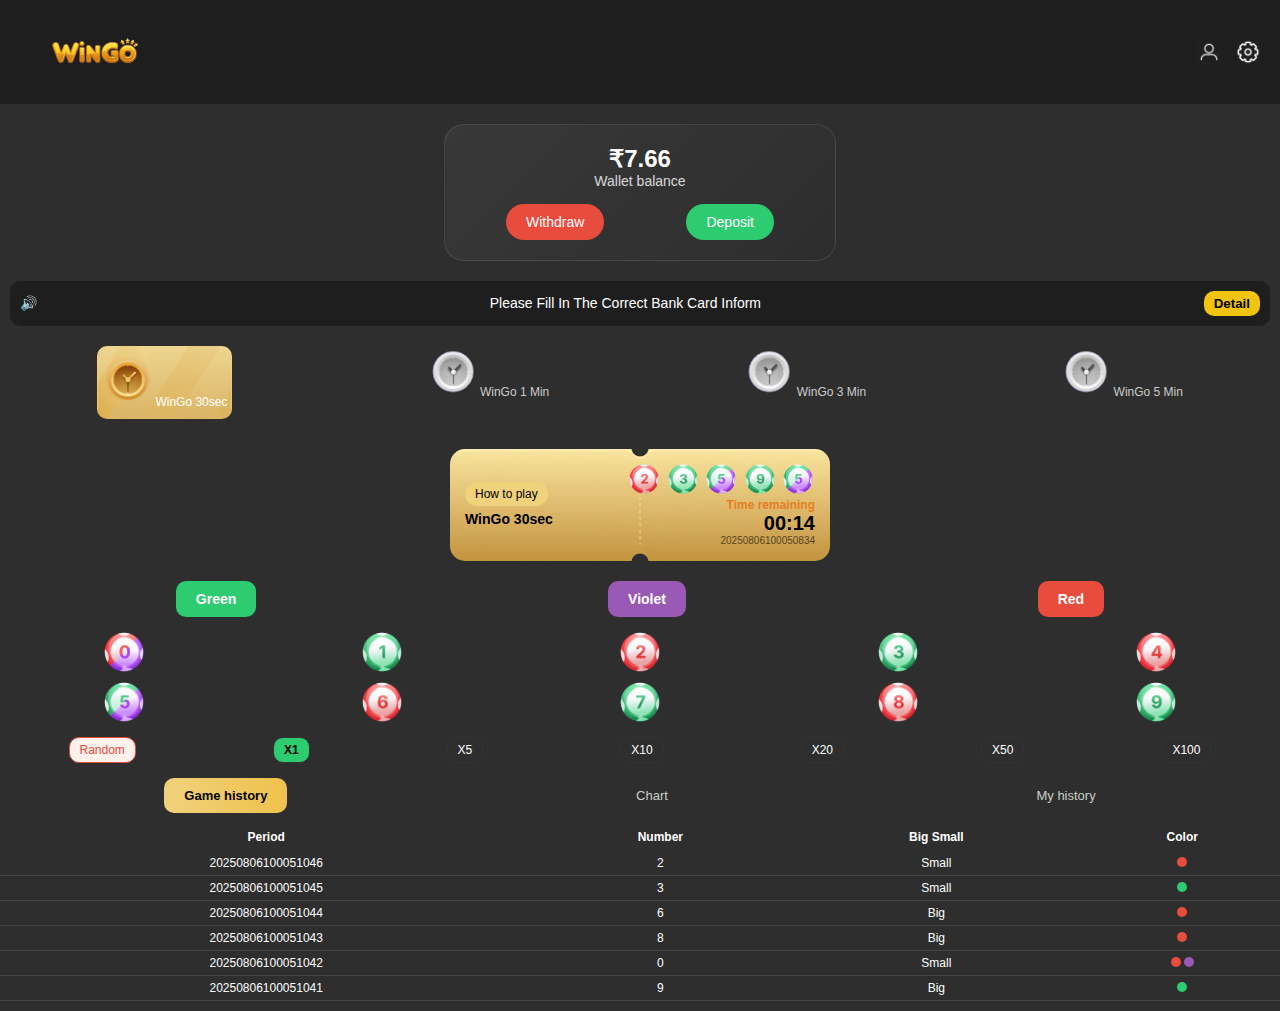
<file: index.html>
<!DOCTYPE html>
<html lang="en">
<head>
  <meta charset="UTF-8" />
  <meta name="viewport" content="width=device-width, initial-scale=1.0"/>
  <title>WinGo Game</title>
  <link rel="stylesheet" href="style.css" />
</head>
<body>

<div class="header">
  <img src="assets/logo.png" alt="Game Logo" class="logo">
  <div class="header-icons">
    <img src="assets/user-icon.png" alt="User" class="icon">
    <img src="assets/settings-icon.png" alt="Settings" class="icon">
  </div>
</div>

<div class="wallet-card">
  <div class="wallet-balance">
    <div class="balance-amount">₹<span id="walletAmount">7.66</span></div>
    <div class="balance-label">Wallet balance</div>
  </div>
  <div class="wallet-buttons">
    <button class="btn-withdraw">Withdraw</button>
    <button class="btn-deposit">Deposit</button>
  </div>
</div>

<div class="footer-message">
  <span class="speaker-icon">🔊</span>
  Please Fill In The Correct Bank Card Inform
  <button class="detail-btn">Detail</button>
</div>

  <!-- Round Selection Tabs -->
<div class="round-tabs">
  <div class="tab active">
    <img src="assets/clock-active.png" alt="WinGo 30s">
    <span>WinGo 30sec</span>
  </div>
  <div class="tab">
    <img src="assets/clock-inactive.png" alt="WinGo 1min">
    <span>WinGo 1 Min</span>
  </div>
  <div class="tab">
    <img src="assets/clock-inactive.png" alt="WinGo 3min">
    <span>WinGo 3 Min</span>
  </div>
  <div class="tab">
    <img src="assets/clock-inactive.png" alt="WinGo 5min">
    <span>WinGo 5 Min</span>
  </div>
</div>

<!-- Timer & Round Info Card -->
<div class="timer-section">
  <div class="how-to-play">
    <!-- No icon, just text for now -->
    <button class="how-to-play-btn">How to play</button>
    <div class="game-type">WinGo 30sec</div>
  </div>
  <div class="timer-info">
    <div class="timer-balls">
      <img src="assets/ball-2.png" alt="2">
      <img src="assets/ball-3.png" alt="3">
      <img src="assets/ball-5.png" alt="5">
      <img src="assets/ball-9.png" alt="9">
      <img src="assets/ball-5.png" alt="5">
    </div>
    <div class="timer-countdown">
      <div class="time-label">Time remaining</div>
      <div class="time-digits" id="timeDigits">00:14</div>
      <div class="round-id" id="roundId">20250806100050834</div>
    </div>
  </div>
</div>

  <!-- Phase 3: Color Betting Section -->
<div class="color-betting-section">
  <button class="color-btn green" onclick="selectColor('Green')">Green</button>
  <button class="color-btn violet" onclick="selectColor('Violet')">Violet</button>
  <button class="color-btn red" onclick="selectColor('Red')">Red</button>
</div>

<!-- Number Balls Grid -->
<div class="number-balls-grid">
  <img src="assets/ball-0.png" alt="0" onclick="selectNumber(0)">
  <img src="assets/ball-1.png" alt="1" onclick="selectNumber(1)">
  <img src="assets/ball-2.png" alt="2" onclick="selectNumber(2)">
  <img src="assets/ball-3.png" alt="3" onclick="selectNumber(3)">
  <img src="assets/ball-4.png" alt="4" onclick="selectNumber(4)">
  <img src="assets/ball-5.png" alt="5" onclick="selectNumber(5)">
  <img src="assets/ball-6.png" alt="6" onclick="selectNumber(6)">
  <img src="assets/ball-7.png" alt="7" onclick="selectNumber(7)">
  <img src="assets/ball-8.png" alt="8" onclick="selectNumber(8)">
  <img src="assets/ball-9.png" alt="9" onclick="selectNumber(9)">
</div>

<!-- Multipliers Row -->
<div class="multipliers-row">
  <button class="multiplier-btn random" onclick="selectMultiplier('Random')">Random</button>
  <button class="multiplier-btn active" onclick="selectMultiplier('X1')">X1</button>
  <button class="multiplier-btn" onclick="selectMultiplier('X5')">X5</button>
  <button class="multiplier-btn" onclick="selectMultiplier('X10')">X10</button>
  <button class="multiplier-btn" onclick="selectMultiplier('X20')">X20</button>
  <button class="multiplier-btn" onclick="selectMultiplier('X50')">X50</button>
  <button class="multiplier-btn" onclick="selectMultiplier('X100')">X100</button>
</div>
  <!-- Phase 4: History Tabs -->
<div class="history-tabs">
  <button class="tab-btn active" onclick="showTab('gameHistory')">Game history</button>
  <button class="tab-btn" onclick="showTab('chart')">Chart</button>
  <button class="tab-btn" onclick="showTab('myHistory')">My history</button>
</div>

<!-- Game History Section -->
<div class="tab-content" id="gameHistory">
  <table class="history-table">
    <tr><th>Period</th><th>Number</th><th>Big Small</th><th>Color</th></tr>
    <tr><td>20250806100051046</td><td>2</td><td>Small</td><td><span class="dot red"></span></td></tr>
    <tr><td>20250806100051045</td><td>3</td><td>Small</td><td><span class="dot green"></span></td></tr>
    <tr><td>20250806100051044</td><td>6</td><td>Big</td><td><span class="dot red"></span></td></tr>
    <tr><td>20250806100051043</td><td>8</td><td>Big</td><td><span class="dot red"></span></td></tr>
    <tr><td>20250806100051042</td><td>0</td><td>Small</td><td><span class="dot red"></span> <span class="dot violet"></span></td></tr>
    <tr><td>20250806100051041</td><td>9</td><td>Big</td><td><span class="dot green"></span></td></tr>
  </table>
</div>

<!-- Chart Section -->
<div class="tab-content hidden" id="chart">
  <table class="history-table">
    <tr><th>Statistic</th><th colspan="10">(last 100 Periods)</th></tr>
    <tr><td>Winning Numbers</td><td>0</td><td>1</td><td>2</td><td>3</td><td>4</td><td>5</td><td>6</td><td>7</td><td>8</td><td>9</td></tr>
    <tr><td>Missing</td><td>0</td><td>25</td><td>2</td><td>3</td><td>10</td><td>15</td><td>4</td><td>1</td><td>5</td><td>7</td></tr>
    <tr><td>Avg missing</td><td>8</td><td>11</td><td>6</td><td>32</td><td>7</td><td>10</td><td>6</td><td>7</td><td>13</td><td>6</td></tr>
    <tr><td>Frequency</td><td>10</td><td>7</td><td>13</td><td>12</td><td>11</td><td>12</td><td>13</td><td>12</td><td>13</td><td>12</td></tr>
    <tr><td>Max consecutive</td><td>1</td><td>2</td><td>2</td><td>1</td><td>2</td><td>1</td><td>2</td><td>1</td><td>2</td><td>2</td></tr>
  </table>
  <div class="chart-trend">
    <!-- Simplified visual lines -->
    <div>20250806100051048: 0 (S)</div>
    <div>20250806100051047: 7 (B)</div>
    <div>20250806100051046: 2 (S)</div>
    <div>20250806100051045: 3 (S)</div>
  </div>
</div>

<!-- My History Section -->
<div class="tab-content hidden" id="myHistory">
  <div class="my-history-item succeed">
    <div class="color-box green"></div>
    <div>
      <div>20250806100051054</div>
      <div>2025-08-06 14:16:51</div>
    </div>
    <div class="status succeed">Succeed</div>
    <div class="amount">+₹1.96</div>
  </div>
  <div class="my-history-item failed">
    <div class="color-box green"></div>
    <div>
      <div>20250806100051053</div>
      <div>2025-08-06 14:16:09</div>
    </div>
    <div class="status failed">Failed</div>
    <div class="amount">-₹1.00</div>
  </div>
  <!-- Add more history items similarly -->
</div>

<script>
  function showTab(tabId) {
    document.querySelectorAll('.tab-content').forEach(el => el.classList.add('hidden'));
    document.getElementById(tabId).classList.remove('hidden');
    document.querySelectorAll('.tab-btn').forEach(btn => btn.classList.remove('active'));
    event.target.classList.add('active');
  }
</script>

<style>
  .history-tabs {
    display: flex;
    justify-content: space-around;
    margin: 10px 0;
  }
  .tab-btn {
    padding: 10px 20px;
    background: #2e2e2e;
    color: #ccc;
    border-radius: 10px;
    border: none;
    cursor: pointer;
  }
  .tab-btn.active { background: linear-gradient(to right, #f0d17c, #f0c14b); color: #000; }

  .history-table {
    width: 100%;
    text-align: center;
    font-size: 12px;
    margin-bottom: 10px;
  }
  .history-table th { background: #2e2e2e; color: #fff; }
  .history-table td { padding: 5px; }
  .dot { width: 10px; height: 10px; display: inline-block; border-radius: 50%; }
  .dot.red { background: #e74c3c; }
  .dot.green { background: #2ecc71; }
  .dot.violet { background: #9b59b6; }

  .chart-trend { font-size: 12px; color: #fff; }

  .my-history-item {
    display: flex;
    align-items: center;
    justify-content: space-between;
    padding: 10px;
    border-bottom: 1px solid #444;
  }
  .color-box { width: 30px; height: 30px; border-radius: 5px; }
  .color-box.green { background: #2ecc71; }
  .color-box.red { background: #e74c3c; }
  .color-box.violet { background: #9b59b6; }

  .status.succeed { color: #2ecc71; font-weight: bold; }
  .status.failed { color: #e74c3c; font-weight: bold; }
  .amount { font-weight: bold; }

  .hidden { display: none; }
</style>

<script>
const apiUrl = "https://wingo-backend-nqk5.onrender.com";
let currentEmail = localStorage.getItem("userEmail") || "user@example.com";
let currentRoundId = "";
let timerInterval;
let bettingClosed = false;

// Initial Load
fetchWalletBalance();
fetchCurrentRound();
setInterval(fetchCurrentRound, 1000);  // Refresh round info every second

async function fetchWalletBalance() {
  try {
    const res = await fetch(`${apiUrl}/api/users/wallet/${currentEmail}`);
    const data = await res.json();
    const balance = data.wallet || data.balance || 0;
    document.getElementById("walletAmount").innerText = balance.toFixed(2);
  } catch (err) {
    console.error("Wallet Fetch Failed:", err);
  }
}

async function fetchCurrentRound() {
  try {
    const res = await fetch(`${apiUrl}/api/rounds`);
    const rounds = await res.json();
    if (rounds.length === 0) return;

    const round = rounds[0];
    currentRoundId = round.roundId;
    document.getElementById("roundId").innerText = round.roundId;

    const startTime = new Date(round.startTime).getTime();
    const now = Date.now();
    const elapsed = Math.floor((now - startTime) / 1000);
    const remaining = 30 - elapsed;

    if (remaining <= 0) {
      document.getElementById("timeDigits").innerText = "00:00";
      bettingClosed = true;
    } else {
      const minutes = String(Math.floor(remaining / 60)).padStart(2, '0');
      const seconds = String(remaining % 60).padStart(2, '0');
      document.getElementById("timeDigits").innerText = `${minutes}:${seconds}`;
      if (remaining <= 5) bettingClosed = true;
      else bettingClosed = false;
    }
  } catch (err) {
    console.error("Round Fetch Failed:", err);
  }
}

function selectColor(color) {
  if (bettingClosed) return alert("Betting Closed!");
  placeBet({ colorBet: color });
}

function selectNumber(number) {
  if (bettingClosed) return alert("Betting Closed!");
  placeBet({ numberBet: number });
}

function selectMultiplier(multiplier) {
  alert(`Multiplier ${multiplier} selected (functionality coming soon)`);
}

async function placeBet(betData) {
  try {
    const amount = 1;  // For now, fixed amount. Can be changed to user input.
    const payload = {
      email: currentEmail,
      roundId: currentRoundId,
      amount,
      ...betData
    };
    const res = await fetch(`${apiUrl}/api/bets`, {
      method: "POST",
      headers: { "Content-Type": "application/json" },
      body: JSON.stringify(payload)
    });
    const data = await res.json();
    if (!res.ok) throw new Error(data.message || "Bet Failed!");

    alert("✅ Bet Placed!");
    fetchWalletBalance();  // Update wallet after bet

  } catch (err) {
    console.error("Place Bet Error:", err);
    alert(err.message);
  }
}
</script>



</body>
</html>
</file>
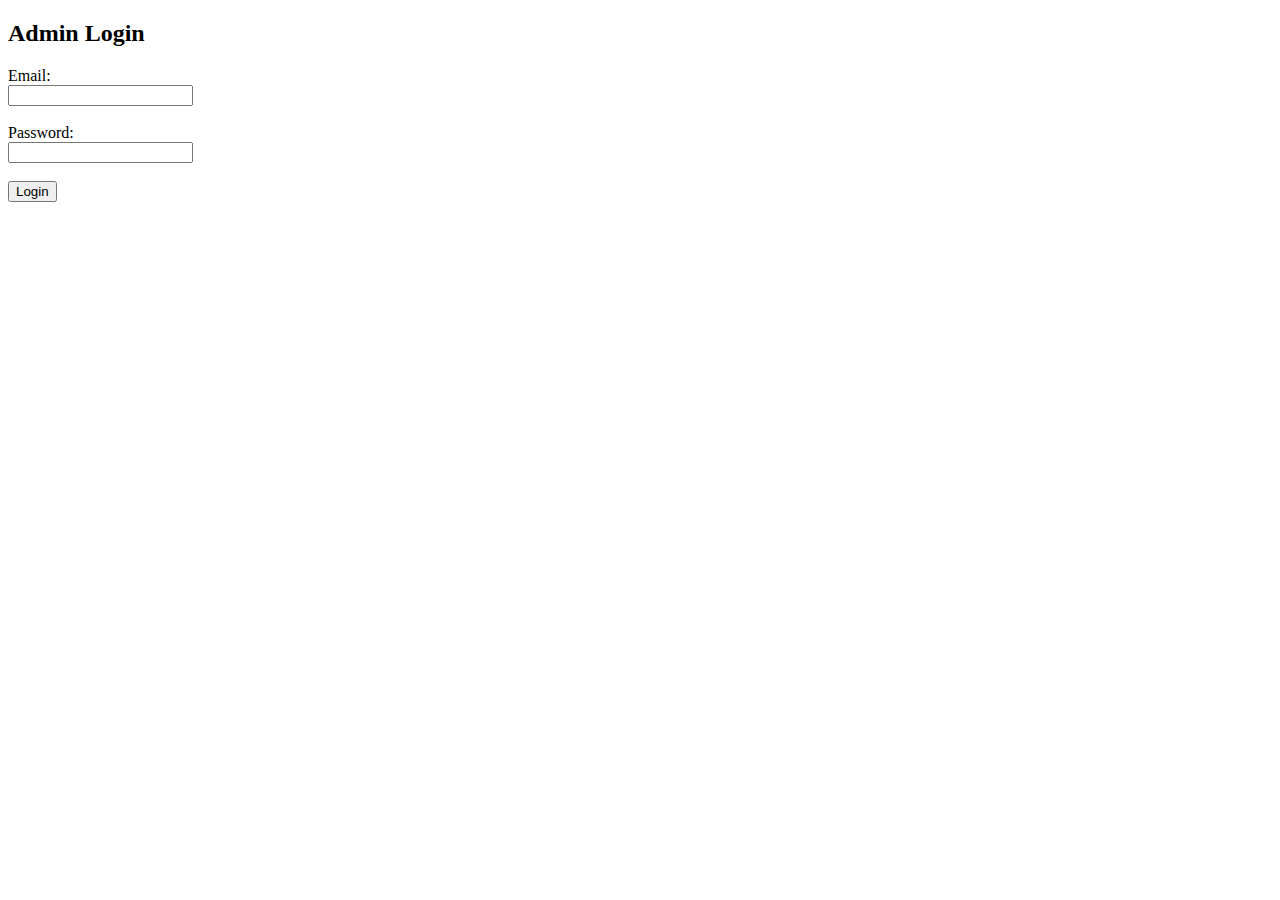
<file: admin-login.html>
<!DOCTYPE html>
<html>
<head>
  <title>Admin Login</title>
</head>
<body>
  <h2>Admin Login</h2>
  <form id="loginForm">
    <label>Email:</label><br>
    <input type="email" id="email" required><br><br>
    <label>Password:</label><br>
    <input type="password" id="password" required><br><br>
    <button type="submit">Login</button>
  </form>
  <div id="error" style="color:red;"></div>

  <script>
    document.getElementById('loginForm').addEventListener('submit', async function(e) {
      e.preventDefault();
      const email = document.getElementById('email').value.trim();
      const password = document.getElementById('password').value;

      try {
        const response = await fetch('https://wingo-backend-nqk5.onrender.com/api/auth/login', {
          method: 'POST',
          headers: { 'Content-Type': 'application/json' },
          body: JSON.stringify({ email, password })
        });

        if (!response.ok) {
          const err = await response.json();
          document.getElementById('error').innerText = err.message || 'Login failed';
          return;
        }

        const data = await response.json();
        // Save the JWT token in localStorage
        localStorage.setItem('token', data.token);
        // Redirect to admin panel page
        window.location.href = 'admin.html';
      } catch (error) {
        document.getElementById('error').innerText = 'Network error';
      }
    });
  </script>
</body>
</html>
</file>
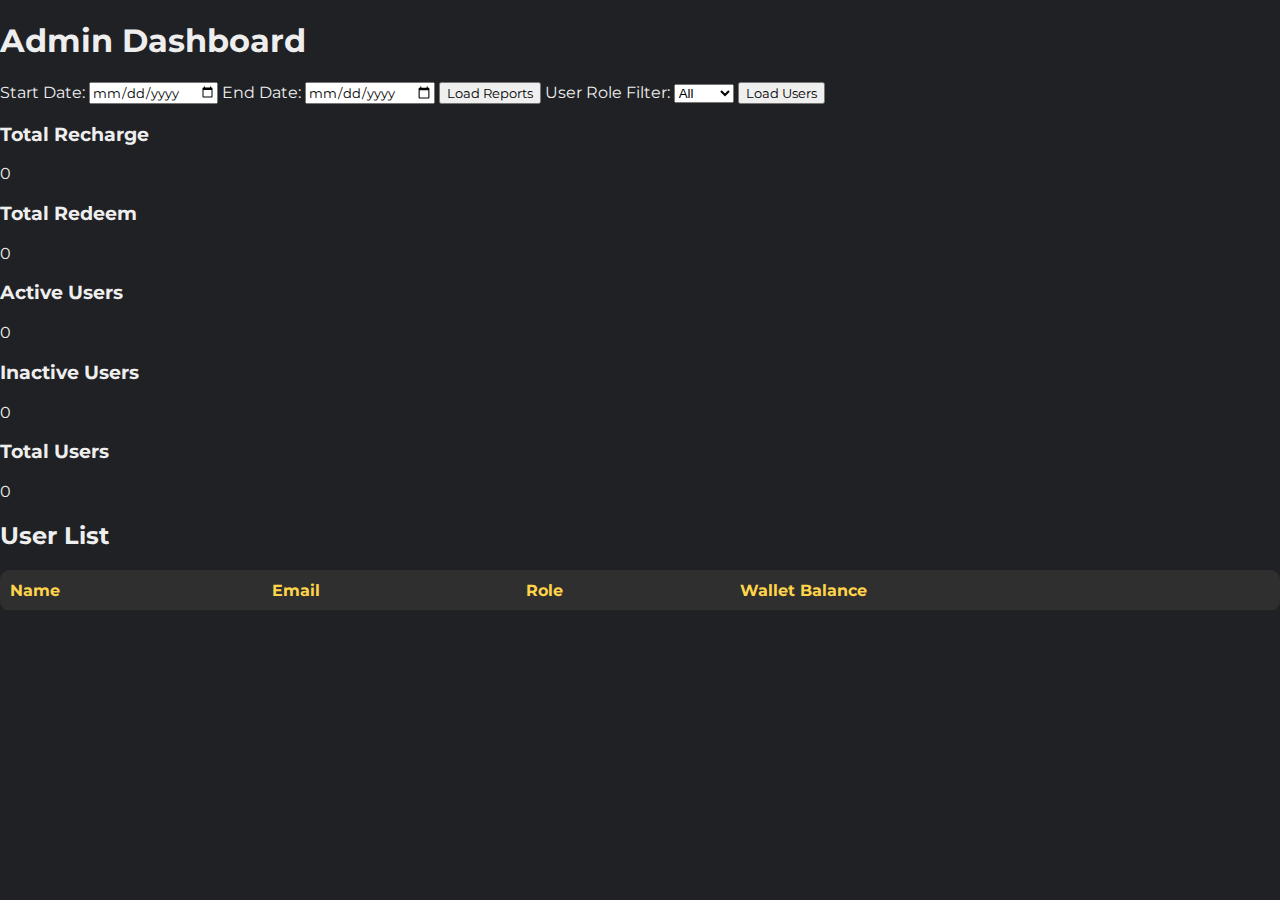
<file: admin.html>
<!DOCTYPE html>
<html lang="en">
<head>
  <meta charset="UTF-8" />
  <meta name="viewport" content="width=device-width, initial-scale=1" />
  <title>Admin Panel - WinGo</title>
  <link rel="stylesheet" href="admin.css" />
  <link href="https://fonts.googleapis.com/css2?family=Montserrat:wght@500;700&display=swap" rel="stylesheet" />
</head>
<body>
  <div class="container">
    <h1 class="title">Admin Dashboard</h1>

    <section class="filters">
      <label for="dateStart">Start Date:</label>
      <input type="date" id="dateStart" />
      <label for="dateEnd">End Date:</label>
      <input type="date" id="dateEnd" />
      <button id="btnLoadReports">Load Reports</button>
      <label for="roleFilter">User Role Filter:</label>
      <select id="roleFilter">
        <option value="">All</option>
        <option value="user">User</option>
        <option value="agent">Agent</option>
        <option value="admin">Admin</option>
      </select>
      <button id="btnLoadUsers">Load Users</button>
    </section>

    <section class="dashboard">
      <div class="card">
        <h3>Total Recharge</h3>
        <p id="totalRecharge">0</p>
      </div>
      <div class="card">
        <h3>Total Redeem</h3>
        <p id="totalRedeem">0</p>
      </div>
      <div class="card">
        <h3>Active Users</h3>
        <p id="activeUsers">0</p>
      </div>
      <div class="card">
        <h3>Inactive Users</h3>
        <p id="inactiveUsers">0</p>
      </div>
      <div class="card">
        <h3>Total Users</h3>
        <p id="totalUsers">0</p>
      </div>
    </section>

    <section class="table-section">
      <h2>User List</h2>
      <table id="userTable">
        <thead>
          <tr>
            <th>Name</th>
            <th>Email</th>
            <th>Role</th>
            <th>Wallet Balance</th>
          </tr>
        </thead>
        <tbody>
          <!-- Filled by JS -->
        </tbody>
      </table>
    </section>
  </div>

  <script src="admin.js"></script>
</body>
</html>
</file>
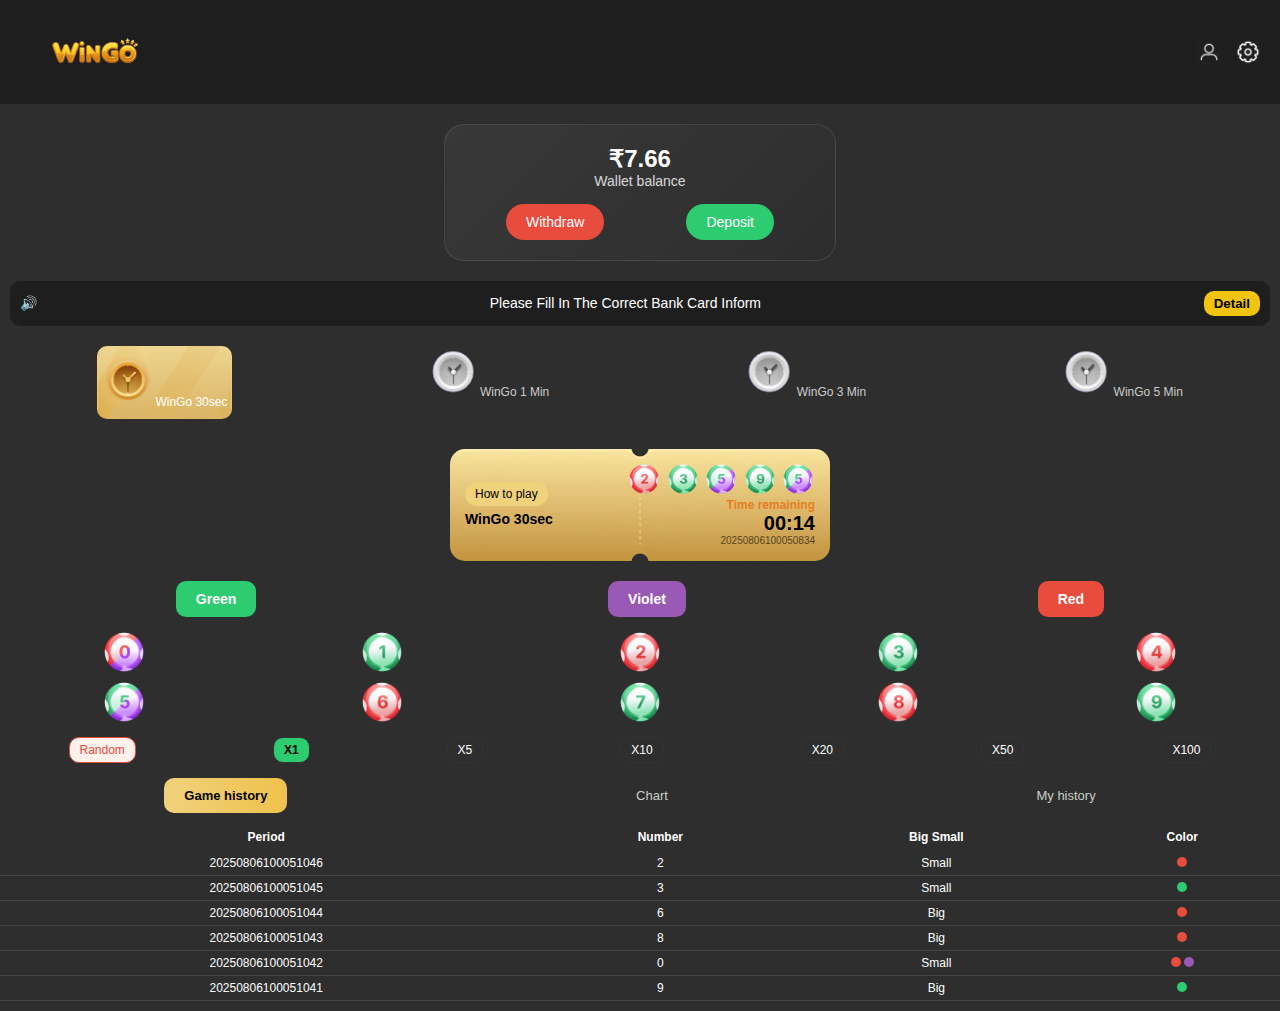
<file: game-history.html>
<!DOCTYPE html>
<html lang="en">
<head>
  <meta charset="UTF-8" />
  <meta name="viewport" content="width=device-width, initial-scale=1" />
  <title>My Game History - WinGo</title>
  <link rel="stylesheet" href="style.css" />
  <style>
    body { background:#121116; color:#fff; font-family:sans-serif; padding:15px; }
    h1 { text-align:center; margin-bottom:20px; }
    table { width: 100%; border-collapse: collapse; margin-top:20px; }
    th, td { padding: 10px; border-bottom: 1px solid #444; text-align: center; }
    th { background-color: #1f1e22; }
    tr:hover { background-color: #27262b; }
    .btn-back { position: fixed; top: 15px; left: 15px; font-size: 24px; color: #ffb900; background: none; border: none; cursor: pointer; }
  </style>
</head>
<body>
  <button class="btn-back" onclick="history.back()">← Back</button>
  <h1>My Game History</h1>
  <table id="historyTable" aria-label="Game History">
    <thead>
      <tr><th>Round</th><th>Number</th><th>Big/Small</th><th>Color</th><th>Result</th></tr>
    </thead>
    <tbody id="historyBody">
      <tr><td colspan="5">Loading...</td></tr>
    </tbody>
  </table>
  <script>
    (async function fetchGameHistory() {
      const token = localStorage.getItem('token');
      if (!token) return window.location.href = 'index.html';
      try {
        const res = await fetch('https://wingo-backend-nqk5.onrender.com/api/bets/user?gameType=WIN30', {
          headers: { "Authorization": `Bearer ${token}` }
        });
        const historyBody = document.getElementById("historyBody");
        if (!res.ok) {
          historyBody.innerHTML = `<tr><td colspan="5">Failed to load game history.</td></tr>`;
          return;
        }
        const bets = await res.json();
        if (!bets.length) {
          historyBody.innerHTML = `<tr><td colspan="5">No game history available.</td></tr>`;
          return;
        }
        historyBody.innerHTML = ''; // Clear loading text
        bets.forEach(bet => {
          const numberBet = bet.numberBet != null ? bet.numberBet : '-';
          const bigSmallBet = bet.bigSmallBet || '-';
          const colorBet = bet.colorBet || '-';
          const result = bet.win ? 'Won' : (bet.win === false ? 'Lost' : 'Pending');
          const row = `<tr><td>${bet.roundId}</td><td>${numberBet}</td><td>${bigSmallBet}</td><td>${colorBet}</td><td>${result}</td></tr>`;
          historyBody.insertAdjacentHTML('beforeend', row);
        });
      } catch (e) {
        const historyBody = document.getElementById("historyBody");
        historyBody.innerHTML = `<tr><td colspan="5">Error loading game history.</td></tr>`;
        console.error(e);
      }
    })();
  </script>
</body>
</html>
</file>
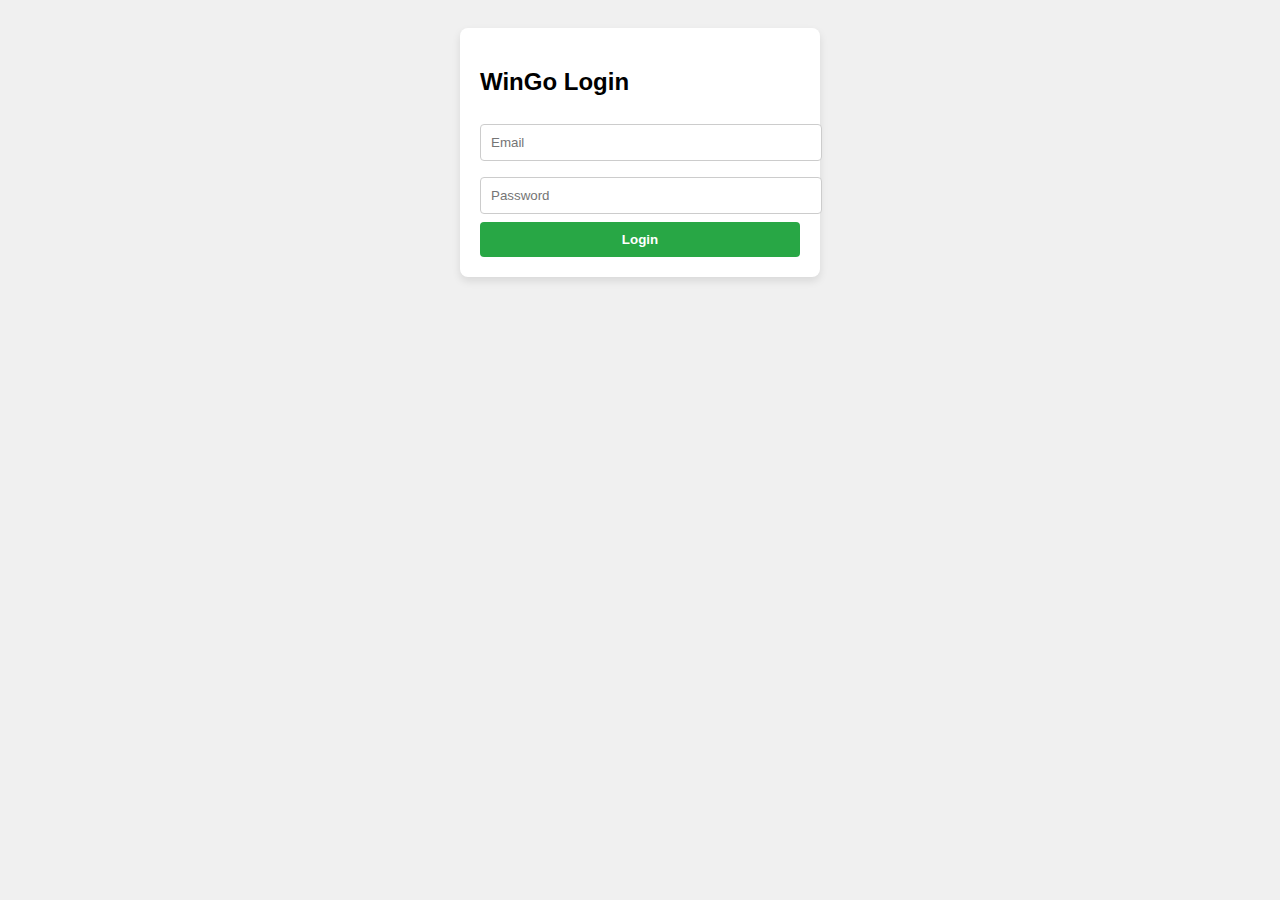
<file: index1.html>
<!DOCTYPE html>
<html lang="en">
<head>
  <meta charset="UTF-8" />
  <meta name="viewport" content="width=device-width, initial-scale=1.0"/>
  <title>WinGo Game</title>
  <link rel="stylesheet" href="style.css"/>
</head>
<body>

<!-- HEADER -->
<div class="header">
  <img src="assets/logo.png" alt="Game Logo" class="logo">
  <div class="header-icons">
    <img src="assets/user-icon.png" alt="User" class="icon" id="userIcon">
    <img src="assets/settings-icon.png" alt="Settings" class="icon">
  </div>
</div>

<!-- WALLET -->
<div class="wallet-card">
  <div class="wallet-balance">
    <div class="balance-amount"><span id="walletAmount">0.00</span></div>
    <div class="balance-label">Points</div>
  </div>
  <div class="wallet-buttons">
    <button class="btn-withdraw"id="redeemBtn">Redeem</button>
  </div>
</div>

<!-- FOOTER MSG -->
<div class="footer-message">
  <span class="speaker-icon">🔊</span>
 Redeem Points can be withdrawn via shoppersstyle.in
  <button class="detail-btn">Detail</button>
</div>

<!-- ROUND TABS -->
<div class="round-tabs">
  <div class="tab active"><img src="assets/clock-active.png"><span>WinGo 30sec</span></div>
  <div class="tab"><img src="assets/clock-inactive.png"><span>WinGo 1 Min</span></div>
  <div class="tab"><img src="assets/clock-inactive.png"><span>WinGo 3 Min</span></div>
  <div class="tab"><img src="assets/clock-inactive.png"><span>WinGo 5 Min</span></div>
</div>

<!-- TIMER SECTION -->
<div class="timer-section">
  <div class="how-to-play">
    <button class="how-to-play-btn">How to play</button>
    <div class="game-type">WinGo 30sec</div>
  </div>
  <div class="timer-info">
    <div class="timer-balls" id="lastBalls"></div>
    <div class="timer-countdown">
      <div class="time-label">Time remaining</div>
      <div class="time-digits" id="timeDigits">00:30</div>
      <div class="round-id" id="roundId"></div>
    </div>
  </div>
</div>

<!-- COLOR BETTING -->
<div class="color-betting-section">
  <button class="color-btn green" onclick="selectColor('Green')"><span>Green</span></button>
  <button class="color-btn violet" onclick="selectColor('Violet')"><span>Violet</span></button>
  <button class="color-btn red" onclick="selectColor('Red')"><span>Red</span></button>
</div>

<!-- NUMBER BETTING -->
<div class="number-balls-grid">
  <img src="assets/ball-0.png" alt="0" class="number-ball" onclick="selectNumber(0)">
  <img src="assets/ball-1.png" alt="1" class="number-ball" onclick="selectNumber(1)">
  <img src="assets/ball-2.png" alt="2" class="number-ball" onclick="selectNumber(2)">
  <img src="assets/ball-3.png" alt="3" class="number-ball" onclick="selectNumber(3)">
  <img src="assets/ball-4.png" alt="4" class="number-ball" onclick="selectNumber(4)">
  <img src="assets/ball-5.png" alt="5" class="number-ball" onclick="selectNumber(5)">
  <img src="assets/ball-6.png" alt="6" class="number-ball" onclick="selectNumber(6)">
  <img src="assets/ball-7.png" alt="7" class="number-ball" onclick="selectNumber(7)">
  <img src="assets/ball-8.png" alt="8" class="number-ball" onclick="selectNumber(8)">
  <img src="assets/ball-9.png" alt="9" class="number-ball" onclick="selectNumber(9)">
</div>

<!-- MULTIPLIERS -->
<div class="multipliers-row">
  <button class="multiplier-btn random" onclick="selectMultiplier('Random')">Random</button>
  <button class="multiplier-btn active" onclick="selectMultiplier('X1')">X1</button>
  <button class="multiplier-btn" onclick="selectMultiplier('X5')">X5</button>
  <button class="multiplier-btn" onclick="selectMultiplier('X10')">X10</button>
  <button class="multiplier-btn" onclick="selectMultiplier('X20')">X20</button>
  <button class="multiplier-btn" onclick="selectMultiplier('X50')">X50</button>
  <button class="multiplier-btn" onclick="selectMultiplier('X100')">X100</button>
</div>

  <!-- ✅ Big / Small betting buttons -->
<div class="big-small-section">
  <button class="bigsmall-btn big" onclick="selectBigSmall('Big')">BIG</button>
  <button class="bigsmall-btn small" onclick="selectBigSmall('Small')">SMALL</button>
</div>


<!-- HISTORY TABS -->
<div class="history-tabs">
  <button class="tab-btn active" onclick="showTab('gameHistory', this)">Game history</button>
  <button class="tab-btn" onclick="showTab('chart', this)">Chart</button>
  <button class="tab-btn" onclick="showTab('myHistory', this)">My history</button>
</div>

<div class="tab-content" id="gameHistory"></div>
<div class="pagination" id="gameHistoryPagination"></div>

<div class="tab-content hidden" id="chart"></div>

<div class="tab-content hidden" id="myHistory"></div>
<div class="pagination" id="myHistoryPagination"></div>

<!-- BETTING POPUP -->
<div id="betModal" class="bet-modal hidden">
  <div class="bet-popup">
    <div class="bet-header" id="betHeader"><span class="bet-title"></span>
      <div class="bet-choice" id="betChoiceText"></div>
    </div>
    <div class="bet-body">
      <div class="bet-section">
        <label>Balance</label>
        <div class="bet-buttons">
          <button data-balance="1">1</button>
          <button data-balance="10">10</button>
          <button data-balance="100">100</button>
          <button data-balance="1000">1000</button>
        </div>
      </div>
      <div class="bet-section">
        <label>Quantity</label>
        <div class="quantity-control">
          <button class="qty-btn" id="qtyMinus">-</button>
          <input type="number" id="betQty" value="1" min="1">
          <button class="qty-btn" id="qtyPlus">+</button>
        </div>
      </div>
      <div class="bet-section">
        <div class="bet-buttons multipliers">
          <button data-mult="1">X1</button>
          <button data-mult="5">X5</button>
          <button data-mult="10">X10</button>
          <button data-mult="20">X20</button>
          <button data-mult="50">X50</button>
          <button data-mult="100">X100</button>
        </div>
      </div>
      <div class="bet-section agree-section">
        <input type="checkbox" id="agreeRules">
        <label for="agreeRules">I agree <a href="#" class="rules-link">《Pre-sale rules》</a></label>
      </div>
    </div>
    <div class="bet-footer">
      <button class="cancel-btn" id="cancelBet">Cancel</button>
      <button class="total-btn" id="placeBet">Total Points <span id="totalAmount">0.00</span></button>
    </div>
  </div>
</div>

<script src="main.js"></script>
  <script>
  document.getElementById("userIcon").onclick = function() {
    window.location.href = "http://wingogames.in/profile.html";
  };
  document.getElementById("redeemBtn").onclick = function() {
    window.location.href = "http://wingogames.in/redeem.html";
  };
</script>
<!-- Overlay only over the main play area, not full screen -->
<div id="betClosedOverlay" style="
  display: none;
  position: absolute;
  left: 50%;
  top: 225px; /* adjust this to match your timer-section position */
  transform: translateX(-50%);
  width: 280px; /* match your timer section width */
  height: 180px;
  z-index: 99;
  background: rgba(18, 17, 22, 0.0); /* transparent or faint dark only if you want */
  pointer-events:none;
  display: flex;
  flex-direction: column;
  align-items: center;
  justify-content: center;"
>
  <div id="betClosedCountdown"
    style="font-size: 110px; font-weight: 900; color: #FFC542; font-family: Arial,Impact,sans-serif; line-height:1;">
    5
  </div>
  <div style="font-size:22px;font-weight:bold;color:#fff;margin-top:-16px;letter-spacing:2px;text-shadow:0 0 6px #000;">
     </div>
</div>
  
<div id="resultPopup" style="display: none;">
  <div id="resultPopupBg" style="width:320px;max-width:95vw;position:fixed;left:50%;top:15%;transform:translateX(-50%);z-index:12000;box-shadow:0 8px 40px #0008">
    <img id="resultBgImg" src="" alt="BG" style="width:100%;border-radius:22px;display:block;">
    <div id="resultContent" style="position:absolute;left:0;top:0;width:100%;height:100%;padding-top:140px;text-align:center;">
      <div id="congratsText" style="font-size:2em;font-weight:900;color:#fff;text-shadow:0 2px 10px #0008;display:none;">Congratulations</div>
      <div id="loseText" style="font-size:2em;font-weight:900;color:#2588d0;text-shadow:0 2px 10px #fff6;display:none;">Better Luck Next Time</div>
      <div id="resultDetail" style="margin:12px 0 0 0;"></div>
      <div id="bonusPart" style="font-size:1.6em;font-weight:700;color:#e74c3c;margin:8px 0 0 0;display:none;"></div>
      <div id="autoCloseNote" style="margin-top:12px;font-size:1em;color:#888;"></div>
      <button onclick="hideResultPopup()" style="margin-top:10px;font-size:2em;background:transparent;border:none;color:#fff;cursor:pointer;">×</button>
    </div>
  </div>
<!-- Simple popup for win/lose -->
<div id="simpleResultPopup" style="display:none;position:fixed;left:0;top:0;width:100vw;height:100vh;background:rgba(0,0,0,0.35);z-index:12000;justify-content:center;align-items:center;">
  <div id="simpleResultMsg" style="background:#fff;padding:35px 30px;font-size:2em;font-weight:700;color:#27ae60;border-radius:22px;box-shadow:0 4px 32px #0006;min-width:180px;text-align:center;">
    You Won
  </div>
</div>


</body>
</html>
</file>
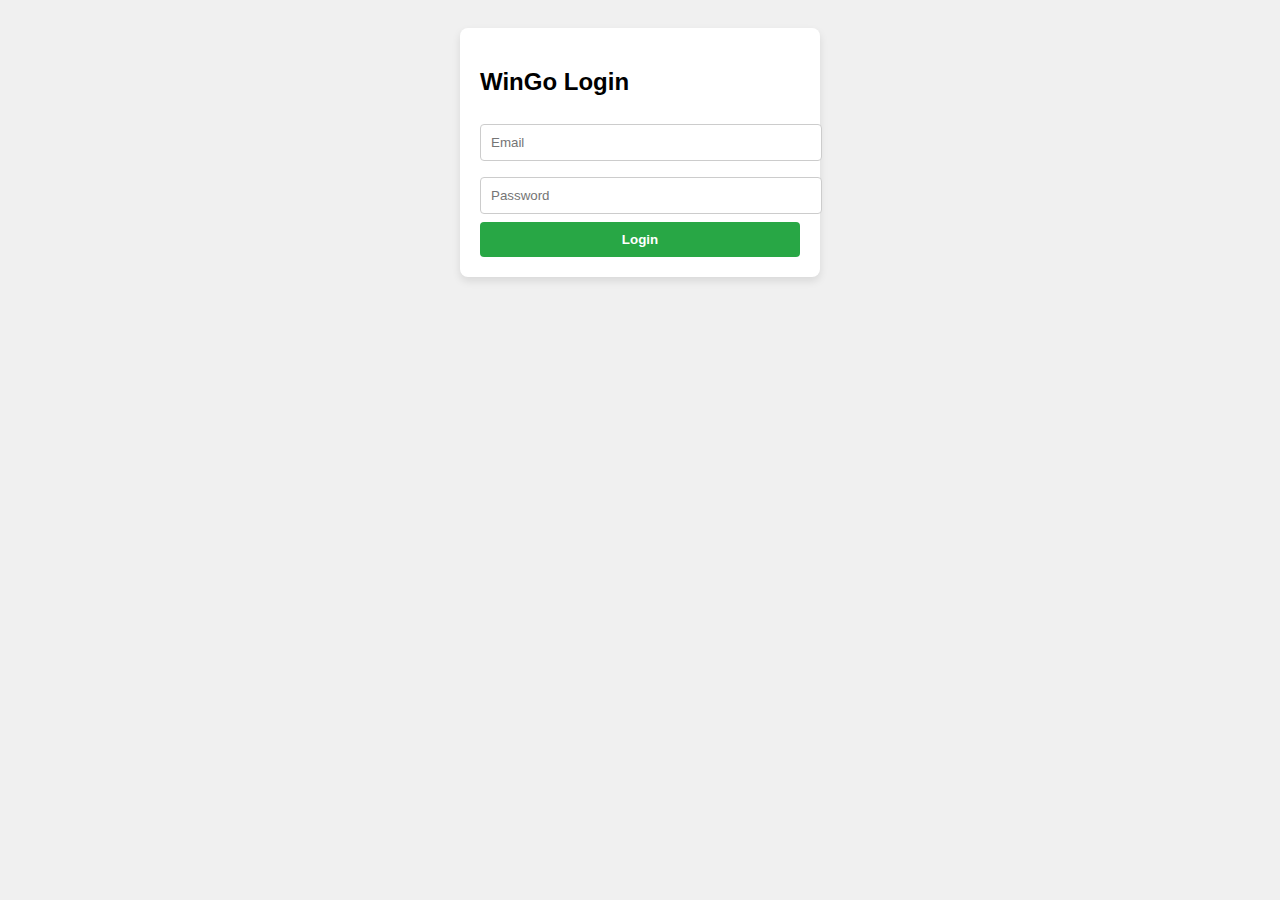
<file: index123321.html>
<!DOCTYPE html>
<html lang="en">
<head>
  <meta charset="UTF-8" />
  <meta name="viewport" content="width=device-width, initial-scale=1.0"/>
  <title>WinGo Game</title>
  <link rel="stylesheet" href="style.css"/>
</head>
<body>

<!-- HEADER -->
<div class="header">
  <img src="assets/logo.png" alt="Game Logo" class="logo">
  <div class="header-icons">
    <img src="assets/user-icon.png" alt="User" class="icon">
    <img src="assets/settings-icon.png" alt="Settings" class="icon">
  </div>
</div>

<!-- WALLET -->
<div class="wallet-card">
  <div class="wallet-balance">
    <div class="balance-amount">₹<span id="walletAmount">0.00</span></div>
    <div class="balance-label">Wallet balance</div>
  </div>
  <div class="wallet-buttons">
    <button class="btn-withdraw">Withdraw</button>
    <button class="btn-deposit">Deposit</button>
  </div>
</div>

<!-- FOOTER MSG -->
<div class="footer-message">
  <span class="speaker-icon">🔊</span>
  Please Fill In The Correct Bank Card Information
  <button class="detail-btn">Detail</button>
</div>

<!-- ROUND TABS -->
<div class="round-tabs">
  <div class="tab active"><img src="assets/clock-active.png"><span>WinGo 30sec</span></div>
  <div class="tab"><img src="assets/clock-inactive.png"><span>WinGo 1 Min</span></div>
  <div class="tab"><img src="assets/clock-inactive.png"><span>WinGo 3 Min</span></div>
  <div class="tab"><img src="assets/clock-inactive.png"><span>WinGo 5 Min</span></div>
</div>

<!-- TIMER SECTION -->
<div class="timer-section">
  <div class="how-to-play">
    <button class="how-to-play-btn">How to play</button>
    <div class="game-type">WinGo 30sec</div>
  </div>
  <div class="timer-info">
    <div class="timer-balls" id="lastBalls"></div>
    <div class="timer-countdown">
      <div class="time-label">Time remaining</div>
      <div class="time-digits" id="timeDigits">00:30</div>
      <div class="round-id" id="roundId"></div>
    </div>
  </div>
</div>

<!-- COLOR BETTING -->
<div class="color-betting-section">
  <button class="color-btn green" onclick="selectColor('Green')"><span>Green</span></button>
  <button class="color-btn violet" onclick="selectColor('Violet')"><span>Violet</span></button>
  <button class="color-btn red" onclick="selectColor('Red')"><span>Red</span></button>
</div>

<!-- NUMBER BETTING -->
<div class="number-balls-grid">
  <img src="assets/ball-0.png" alt="0" class="number-ball" onclick="selectNumber(0)">
  <img src="assets/ball-1.png" alt="1" class="number-ball" onclick="selectNumber(1)">
  <img src="assets/ball-2.png" alt="2" class="number-ball" onclick="selectNumber(2)">
  <img src="assets/ball-3.png" alt="3" class="number-ball" onclick="selectNumber(3)">
  <img src="assets/ball-4.png" alt="4" class="number-ball" onclick="selectNumber(4)">
  <img src="assets/ball-5.png" alt="5" class="number-ball" onclick="selectNumber(5)">
  <img src="assets/ball-6.png" alt="6" class="number-ball" onclick="selectNumber(6)">
  <img src="assets/ball-7.png" alt="7" class="number-ball" onclick="selectNumber(7)">
  <img src="assets/ball-8.png" alt="8" class="number-ball" onclick="selectNumber(8)">
  <img src="assets/ball-9.png" alt="9" class="number-ball" onclick="selectNumber(9)">
</div>

<!-- MULTIPLIERS -->
<div class="multipliers-row">
  <button class="multiplier-btn random" onclick="selectMultiplier('Random')">Random</button>
  <button class="multiplier-btn active" onclick="selectMultiplier('X1')">X1</button>
  <button class="multiplier-btn" onclick="selectMultiplier('X5')">X5</button>
  <button class="multiplier-btn" onclick="selectMultiplier('X10')">X10</button>
  <button class="multiplier-btn" onclick="selectMultiplier('X20')">X20</button>
  <button class="multiplier-btn" onclick="selectMultiplier('X50')">X50</button>
  <button class="multiplier-btn" onclick="selectMultiplier('X100')">X100</button>
</div>

  <!-- ✅ Big / Small betting buttons -->
<div class="big-small-section">
  <button class="bigsmall-btn big" onclick="selectBigSmall('Big')">BIG</button>
  <button class="bigsmall-btn small" onclick="selectBigSmall('Small')">SMALL</button>
</div>


<!-- HISTORY TABS -->
<div class="history-tabs">
  <button class="tab-btn active" onclick="showTab('gameHistory', this)">Game history</button>
  <button class="tab-btn" onclick="showTab('chart', this)">Chart</button>
  <button class="tab-btn" onclick="showTab('myHistory', this)">My history</button>
</div>

<div class="tab-content" id="gameHistory"></div>
<div class="pagination" id="gameHistoryPagination"></div>

<div class="tab-content hidden" id="chart"></div>

<div class="tab-content hidden" id="myHistory"></div>
<div class="pagination" id="myHistoryPagination"></div>

<!-- BETTING POPUP -->
<div id="betModal" class="bet-modal hidden">
  <div class="bet-popup">
    <div class="bet-header" id="betHeader"><span class="bet-title"></span>
      <div class="bet-choice" id="betChoiceText"></div>
    </div>
    <div class="bet-body">
      <div class="bet-section">
        <label>Balance</label>
        <div class="bet-buttons">
          <button data-balance="1">1</button>
          <button data-balance="10">10</button>
          <button data-balance="100">100</button>
          <button data-balance="1000">1000</button>
        </div>
      </div>
      <div class="bet-section">
        <label>Quantity</label>
        <div class="quantity-control">
          <button class="qty-btn" id="qtyMinus">-</button>
          <input type="number" id="betQty" value="1" min="1">
          <button class="qty-btn" id="qtyPlus">+</button>
        </div>
      </div>
      <div class="bet-section">
        <div class="bet-buttons multipliers">
          <button data-mult="1">X1</button>
          <button data-mult="5">X5</button>
          <button data-mult="10">X10</button>
          <button data-mult="20">X20</button>
          <button data-mult="50">X50</button>
          <button data-mult="100">X100</button>
        </div>
      </div>
      <div class="bet-section agree-section">
        <input type="checkbox" id="agreeRules">
        <label for="agreeRules">I agree <a href="#" class="rules-link">《Pre-sale rules》</a></label>
      </div>
    </div>
    <div class="bet-footer">
      <button class="cancel-btn" id="cancelBet">Cancel</button>
      <button class="total-btn" id="placeBet">Total amount ₹<span id="totalAmount">0.00</span></button>
    </div>
  </div>
</div>

<script src="main.js"></script>

</body>
</html>
</file>
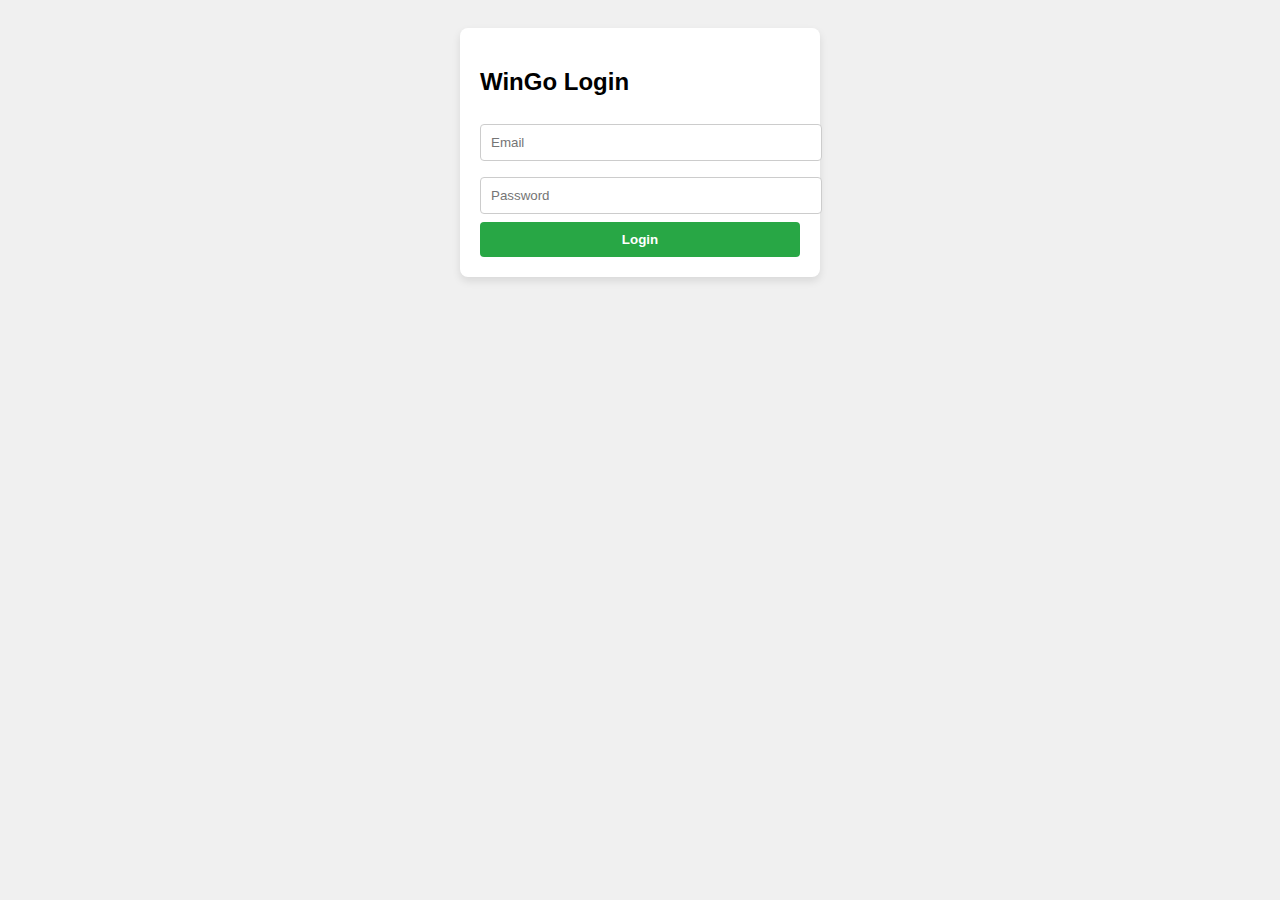
<file: login.html>
<!DOCTYPE html>
<html lang="en">
<head>
  <meta charset="UTF-8">
  <title>Login - WinGo</title>
  <style>
    body {
      font-family: Arial, sans-serif;
      padding: 20px;
      background: #f0f0f0;
    }
    .login-box {
      max-width: 320px;
      margin: auto;
      background: #fff;
      padding: 20px;
      border-radius: 8px;
      box-shadow: 0px 4px 8px rgba(0,0,0,0.1);
    }
    input {
      width: 100%;
      padding: 10px;
      margin: 8px 0;
      border: 1px solid #ccc;
      border-radius: 4px;
    }
    button {
      width: 100%;
      padding: 10px;
      background: #28a745;
      color: #fff;
      font-weight: bold;
      border: none;
      border-radius: 4px;
      cursor: pointer;
    }
    button:hover {
      background: #218838;
    }
  </style>
</head>
<body>
  <div class="login-box">
    <h2>WinGo Login</h2>
    <input id="email" type="email" placeholder="Email" required />
    <input id="password" type="password" placeholder="Password" required />
    <button onclick="login()">Login</button>
  </div>

  <script src="login.js"></script>
</body>
</html>
</file>
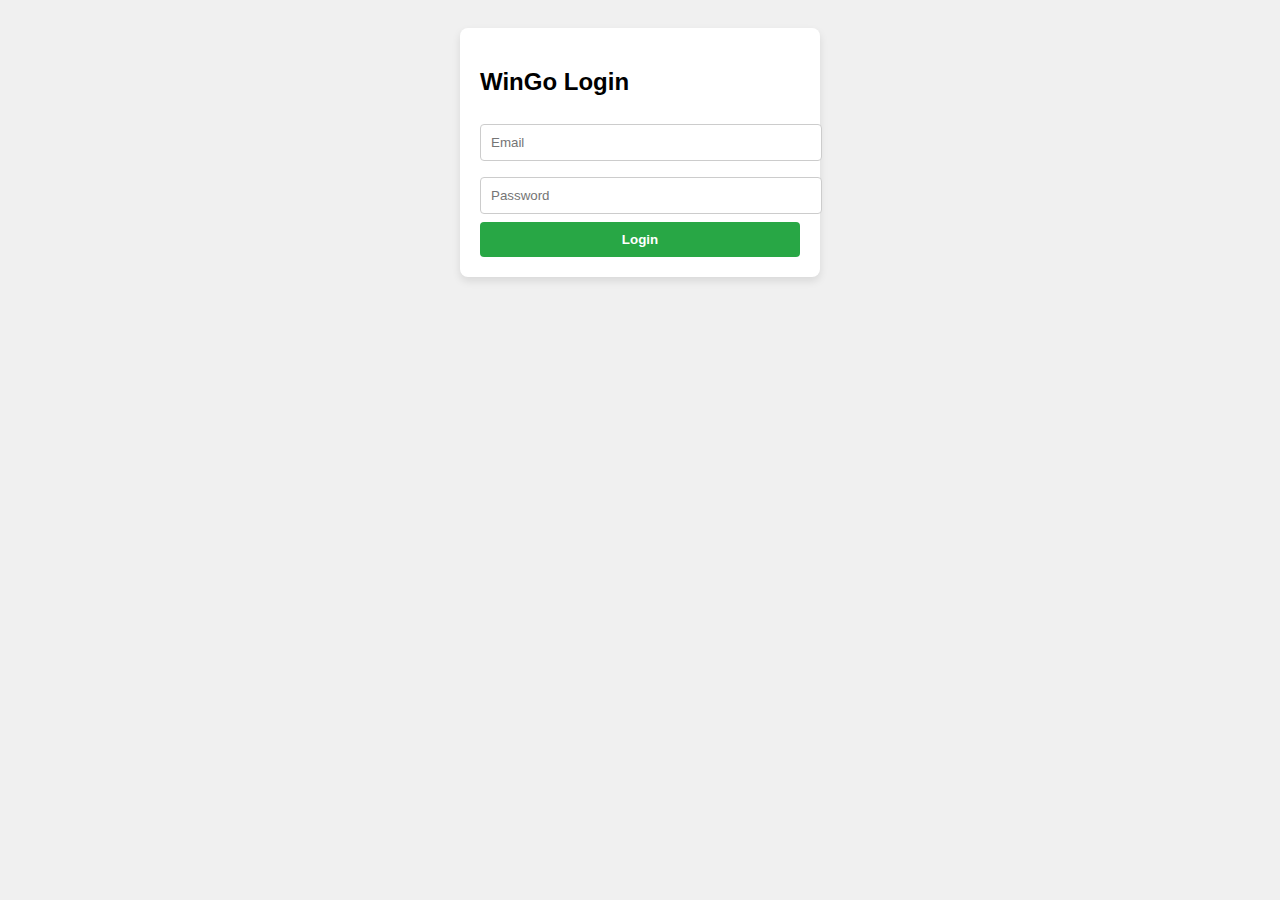
<file: redeem.html>
<!DOCTYPE html>
<html lang="en">
<head>
  <meta charset="UTF-8" />
  <meta name="viewport" content="width=device-width, initial-scale=1.0"/>
  <title>Redeem Points</title>
  <link rel="stylesheet" href="https://fonts.googleapis.com/css?family=Montserrat:600,700&display=swap">
  <link rel="stylesheet" href="redeem.css" />
</head>
<body>
  <div class="redeem-container">
    <h1 class="redeem-title">Redeem Points</h1>
    <div class="balance-card">
      <div class="balance-label">REDEEMABLE BALANCE</div>
      <div class="balance-amount" id="redeemableBalance">0</div>
      <div class="balance-unit">Points</div>
    </div>

    <form class="redeem-form" id="redeemForm">
      <label for="redeemAmount" class="form-label">Enter Points to Redeem:</label>
      <input type="number" id="redeemAmount" min="1" class="form-input" required>
      <button type="submit" class="redeem-btn">Redeem</button>
    </form>

    <div class="history-section">
      <div class="history-title">Redeem History</div>
      <ul class="history-list" id="historyList"></ul>
    </div>
  </div>
  <script src="redeem.js"></script>
</body>
</html>
</file>
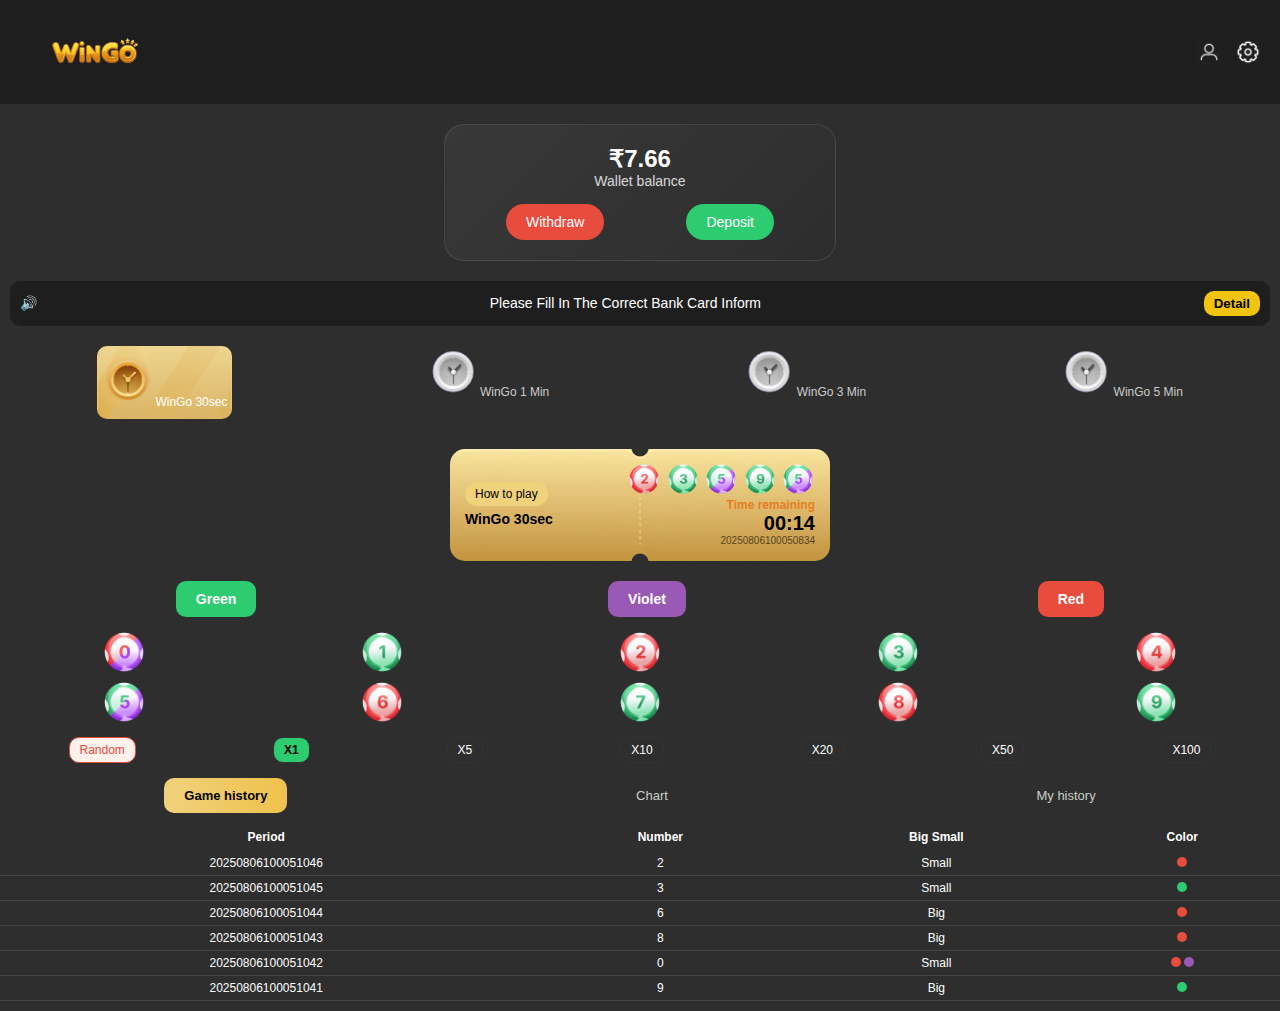
<file: transaction-history.html>
<!DOCTYPE html>
<html lang="en">
<head>
  <meta charset="UTF-8" />
  <meta name="viewport" content="width=device-width, initial-scale=1" />
  <title>My Transaction History - WinGo</title>
  <link rel="stylesheet" href="style.css" />
  <style>
    body { background:#121116; color:#fff; font-family:sans-serif; padding:15px; }
    h1 { text-align:center; margin-bottom:12px; font-size:1.2em; }
    table { width: 100%; border-collapse: collapse; margin-top:12px; font-size: 0.6em; }
    th, td { padding: 6px; border-bottom: 1px solid #444; text-align: center; }
    th { background-color: #1f1e22; font-size: 1em; }
    tr:hover { background-color: #27262b; }
    .btn-back { position: fixed; top: 10px; left: 10px; font-size: 15px; color: #ffb900; background: none; border: none; cursor: pointer; }
  </style>
</head>
<body>
  <button class="btn-back" onclick="history.back()">← Back</button>
  <h1>My Transaction History</h1>
  <table aria-label="Transaction History">
    <thead>
      <tr><th>Date</th><th>Points (Redeem or Update)</th></tr>
    </thead>
    <tbody id="transactionBody">
      <tr><td colspan="2">Loading...</td></tr>
    </tbody>
  </table>

  <script>
    (async function fetchTransactionHistory() {
      const token = localStorage.getItem('token');
      if (!token) return window.location.href = 'index.html';
      try {
        const res = await fetch('https://wingo-backend-nqk5.onrender.com/api/transactions/user', {
          headers: { "Authorization": `Bearer ${token}` }
        });
        const transactionBody = document.getElementById("transactionBody");
        if (!res.ok) {
          transactionBody.innerHTML = `<tr><td colspan="2">Failed to load transaction history.</td></tr>`;
          return;
        }
        const transactions = await res.json();
        if (!transactions.length) {
          transactionBody.innerHTML = `<tr><td colspan="2">No transaction history available.</td></tr>`;
          return;
        }
        transactionBody.innerHTML = '';
        transactions.forEach(tx => {
          const date = new Date(tx.date || tx.timestamp || tx.createdAt).toLocaleString();
          const points = `${tx.points >= 0 ? '+' : ''}${tx.points || 0} ${tx.type || ''}`;
          const row = `<tr><td>${date}</td><td>${points}</td></tr>`;
          transactionBody.insertAdjacentHTML('beforeend', row);
        });
      } catch (err) {
        const transactionBody = document.getElementById("transactionBody");
        transactionBody.innerHTML = `<tr><td colspan="2">Error loading transaction history.</td></tr>`;
        console.error(err);
      }
    })();
  </script>
</body>
</html>
</file>
<file: style.css>
/* ====== GLOBAL ====== */
body {
  margin: 0;
  font-family: 'Arial', sans-serif;
  background: #2e2e2e;
  color: #fff;
}
.hidden { display: none !important; }

/* ====== HEADER ====== */
.header {
  display: flex;
  justify-content: space-between;
  align-items: center;
  background: #1e1e1e;
  padding: 10px 20px;
}
.logo { width: 150px; }
.header-icons { display: flex; gap: 15px; }
.header-icons .icon { width: 24px; height: 24px; cursor: pointer; }

/* ====== WALLET ====== */
.wallet-card {
  margin: 20px auto;
  width: 90%;
  max-width: 350px;
  background: linear-gradient(135deg, rgba(255,255,255,0.05), rgba(255,255,255,0));
  border-radius: 20px;
  padding: 20px;
  text-align: center;
  border: 1px solid rgba(255,255,255,0.1);
}
.wallet-balance { margin-bottom: 15px; }
.balance-amount { font-size: 24px; font-weight: bold; }
.balance-label { font-size: 14px; opacity: 0.8; }
.wallet-buttons { display: flex; justify-content: space-around; }
.btn-withdraw, .btn-deposit {
  padding: 10px 20px; border-radius: 20px; border: none; font-size: 14px; cursor: pointer;
}
.btn-withdraw { background: #e74c3c; color: #fff; }
.btn-deposit { background: #2ecc71; color: #fff; }

/* ====== FOOTER MESSAGE ====== */
.footer-message {
  background: #1e1e1e;
  margin: 10px;
  padding: 10px;
  border-radius: 10px;
  font-size: 14px;
  display: flex;
  align-items: center;
  justify-content: space-between;
}
.speaker-icon { margin-right: 10px; }
.detail-btn {
  background: #f1c40f; color: #000; border: none;
  padding: 5px 10px; border-radius: 10px; cursor: pointer; font-weight: bold;
}

/* ====== ROUND TABS ====== */
.round-tabs {
  display: flex; justify-content: space-around;
  background: #2e2e2e; padding: 10px 0;
}
.tab { text-align: center; color: #ccc; font-size: 12px; }
.tab img { width: 50px; height: 50px; }
.tab.active {
  background: url('assets/hot-bg.png') no-repeat center;
  background-size: cover; color: #fff;
  border-radius: 10px; padding: 10px 5px;
}

/* ====== TIMER SECTION ====== */
.timer-section {
  margin: 20px auto; width: 90%; max-width: 350px;
  background: url('assets/timer-bg.png') no-repeat center;
  background-size: cover; border-radius: 15px;
  padding: 15px; display: flex; justify-content: space-between;
  align-items: center; color: #000;
}
.how-to-play { display: flex; flex-direction: column; align-items: flex-start; }
.how-to-play-btn {
  background: #f0d17c; border: none; border-radius: 20px; padding: 5px 10px;
  font-size: 12px; margin-bottom: 5px; cursor: pointer;
}
.game-type { font-size: 14px; font-weight: bold; }
.timer-info { text-align: right; }
.timer-balls img { width: 30px; margin: 0 2px; }
.time-label { font-size: 12px; font-weight: bold; color: #e67e22; }
.time-digits { font-size: 20px; font-weight: bold; }
.round-id { font-size: 10px; opacity: 0.6; }

/* ====== COLOR BETTING ====== */
.color-betting-section {
  display: flex; justify-content: space-around;
  margin: 15px 0;
}
.color-btn {
  padding: 10px 20px; border-radius: 10px; border: none;
  font-size: 14px; color: #fff; cursor: pointer; font-weight: bold;
}
.color-btn.green { background: #2ecc71; }
.color-btn.violet { background: #9b59b6; }
.color-btn.red { background: #e74c3c; }

/* ====== NUMBER BALLS ====== */
.number-balls-grid {
  display: grid; grid-template-columns: repeat(5, 1fr);
  gap: 10px; justify-items: center; margin: 10px 0;
}
.number-balls-grid img {
  width: 40px; height: 40px; cursor: pointer; border-radius: 50%;
  transition: transform 0.2s;
}
.number-balls-grid img:hover { transform: scale(1.1); }

/* ====== MULTIPLIERS ====== */
.multipliers-row {
  display: flex; justify-content: space-around; margin: 15px 0;
}
.multiplier-btn {
  padding: 5px 10px; border-radius: 10px; border: 1px solid #333;
  background: #2e2e2e; color: #fff; font-size: 12px; cursor: pointer;
}
.multiplier-btn.active { background: #2ecc71; color: #000; font-weight: bold; }
.multiplier-btn.random { border: 1px solid #e74c3c; color: #e74c3c; background:#fff2ed; }

/* ====== HISTORY TABS ====== */
.history-tabs {
  display: flex; justify-content: space-around; margin: 10px 0;
}
.tab-btn {
  padding: 10px 20px; background: #232323; color: #ccc;
  border-radius: 10px; border: none; cursor: pointer; font-size: 13px;
}
.tab-btn.active {
  background: linear-gradient(90deg, #ffe07b 60%, #f8c642 100%);
  color: #232; font-weight: bold;
}

/* ====== HISTORY TABLE ====== */
.history-table { width: 100%; text-align: center; font-size: 12px; margin-bottom: 10px; border-collapse: collapse; }
.history-table th { background: #2e2e2e; color: #fff; padding: 7px; }
.history-table td { padding: 7px; border-bottom: 1px solid #444; }
.dot { width: 12px; height: 12px; display: inline-block; border-radius: 50%; }
.dot.red { background: #e74c3c; }
.dot.green { background: #2ecc71; }
.dot.violet { background: #9b59b6; }
.history-number { display:inline-block; min-width:24px; padding:3px 0; font-size:18px; font-weight: 700; }
.history-number.red { color: #e74c3c; }
.history-number.green { color: #2ecc71; }
.history-number.violet { color: #9b59b6; }

/* ====== MY HISTORY ====== */
/* == MY HISTORY == */
.my-history-item {
  display: flex;
  align-items: center;
  justify-content: space-between;
  background: #181818;
  border-radius: 16px;
  padding: 12px 16px;
  margin-bottom: 10px;
}

.my-history-left {
  display: flex;
  align-items: center;
  gap: 10px;
}

.color-box {
  width: 32px;
  height: 32px;
  border-radius: 50%;
  display: flex;
  align-items: center;
  justify-content: center;
  font-weight: bold;
  color: #fff;
  font-size: 14px;
}
.color-box.red { background: #e74c3c; }
.color-box.green { background: #2ecc71; }
.color-box.violet { background: #9b59b6; }
.color-box.pending { background: #ffd700; color: #000; }

.my-history-center {
  display: flex;
  flex-direction: column;
  font-size: 12px;
  color: #ccc;
}

.my-history-right {
  display: flex;
  flex-direction: column;
  align-items: flex-end;
}

.status.succeed { color: #2ecc71; font-weight: bold; }
.status.failed { color: #e74c3c; font-weight: bold; }
.status.pending { color: #ffd700; font-weight: bold; }

.amount.succeed { color: #2ecc71; font-weight: bold; }
.amount.failed { color: #e74c3c; font-weight: bold; }
.amount.pending { color: #ffd700; font-weight: bold; }

/* ====== BET MODAL ====== */
.bet-modal {
  position: fixed; left: 0; top: 0;
  width: 100vw; height: 100vh;
  background: rgba(0,0,0,0.42);
  display: flex; align-items: flex-end; justify-content: center; z-index: 9999;
}
.bet-popup {
  background: #282828; border-radius: 16px 16px 0 0;
  color: #fff; padding: 22px 18px; width: 97vw; max-width: 370px;
}
.bet-header { font-size: 19px; font-weight: bold; margin-bottom: 16px; text-align:center; }
.bet-header.red { color: #e74c3c; }
.bet-header.green { color: #2ecc71; }
.bet-header.violet { color: #9b59b6; }
.bet-choice { font-size:15px; margin-top:6px; background:#ffe07b; color:#000; padding:4px 10px; border-radius:7px; display:inline-block; }
.bet-buttons { display:flex; gap:6px; flex-wrap:wrap; }
.bet-buttons button { flex:1; min-width:50px; background:#444; color:#fff; border:none; padding:6px 0; border-radius:4px; font-size:14px; }
.bet-buttons button.active { background:#ffe07b; color:#282; font-weight:bold; }
.quantity-control{ display:flex; align-items:center; gap:6px; }
.qty-btn{ background:#444; color:#fff; border:none; padding:6px 12px; font-size:18px; border-radius:4px; }
#betQty { width:50px; text-align:center; font-size:14px; padding:4px; }
.bet-footer{ display:flex; border-top:1px solid #333; gap:12px; margin-top:10px; padding-top:10px; }
.cancel-btn,.total-btn { flex:1; padding:10px; border:none; border-radius:7px; cursor:pointer; font-weight: bold; }
.cancel-btn { background:#e74c3c; color:#fff; }
.total-btn { background:#2ecc71; color:#fff; }
</file>
<file: admin.css>
body {
  margin: 0;
  font-family: 'Montserrat', Arial, sans-serif;
  background: #202124;
  color: #eee;
}

#admin-app {
  display: flex;
  min-height: 100vh;
}
.admin-sidebar {
  width: 220px;
  background: #18191c;
  box-shadow: 2px 0 14px #0005;
  color: #ffd44b;
  display: flex;
  flex-direction: column;
}
.admin-logo {
  font-size: 2em;
  font-weight: 700;
  padding: 24px 0 16px 0;
  text-align: center;
  letter-spacing: 1.5px;
  color: #ffe07b;
}
.admin-sidebar nav ul {
  list-style: none;
  padding: 0;
  margin: 0;
}
.admin-sidebar nav li {
  padding: 16px 26px;
  cursor: pointer;
  font-size: 1.07em;
  color: #ffd44b;
  border-left: 4px solid transparent;
  transition: background .13s;
}
.admin-sidebar nav li.active,
.admin-sidebar nav li:hover {
  background: #222226;
  color: #fff;
  border-left: 4px solid #ffd44b;
}
.admin-content {
  flex: 1;
  padding: 32px 30px;
  background: #252528;
  min-width: 0;
}
.admin-section {
  max-width: 1200px;
  margin: auto;
}
.admin-section-header {
  display: flex;
  align-items: center;
  justify-content: space-between;
  margin-bottom: 22px;
}
.admin-section-header h2 {
  font-size: 1.55em;
  font-weight: bold;
  color: #ffd44b;
  letter-spacing: 1.1px;
  margin: 0;
}
.admin-section-header button {
  background: #ffd44b;
  border: none;
  color: #222;
  font-weight: 700;
  font-size: 1em;
  border-radius: 8px;
  padding: 9px 22px;
  box-shadow: 0 1px 14px #ffe07b55;
  cursor: pointer;
  transition: background .14s;
}
.admin-section-header button:hover { background: #ffe272; }
.hidden { display: none !important; }
table {
  width: 100%;
  margin-bottom: 28px;
  border-collapse: collapse;
  background: #242629;
  border-radius: 10px;
  overflow: hidden;
}
th, td {
  padding: 10px;
  border-bottom: 1.2px solid #232322;
  font-size: 1.03em;
  text-align: left;
}
th { background: #302f2f; color: #ffd44b; font-weight: 700; }
tr:last-child td { border-bottom: none; }
tr:hover { background: #28282b; }
button, input, textarea {
  font-family: inherit;
}

#notificationForm {
  padding: 10px 0;
}
#notifMsg {
  width: 60%;
  min-height: 60px;
  max-width: 99%;
  border-radius: 9px;
  border: none;
  padding: 10px;
  font-size: 1.1em;
  margin-bottom: 8px;
  resize: vertical;
}
#notificationForm button {
  padding: 8px 30px;
}
#notifLogs {
  padding: 16px;
  background: #21211c;
  border-radius: 8px;
  margin-top: 20px;
  color: #ffd44b;
}
#configForm label {
  display: block;
  margin: 11px 0 6px 0;
  font-weight: 600;
}
#configForm input {
  padding: 8px 10px;
  margin-left: 9px;
  margin-bottom: 4px;
  border: none;
  border-radius: 6px;
  min-width: 70px;
}
/* Modal */
.modal-bg {
  background: rgba(0,0,0,0.44);
  position: fixed;
  top: 0; left: 0; width: 100vw; height: 100vh;
  z-index: 1002;
  display: flex;
  align-items: center;
  justify-content: center;
}
.modal-content {
  background: #232122;
  border-radius: 14px;
  box-shadow: 0 7px 64px #0009;
  min-width: 340px;
  padding: 30px 28px;
  min-height: 160px;
  color: #efd187;
}
.modal-content h3 {
  margin-top: 0; color: #ffd44b;
  margin-bottom: 16px;
}
.modal-content label { display: block; margin: 16px 0 8px 0;}
.modal-content input { width: 95%; padding: 8px 6px; border-radius: 7px; }
.modal-content button {
  margin-top: 24px;
  padding: 8px 38px;
  border-radius: 11px;
  border: none;
  background: linear-gradient(90deg,#fee17d,#e2bb10);
  color: #444;
  font-weight: 700;
  font-size: 1.11em;
  cursor: pointer;
}
</file>
<file: redeem.css>
body {
  font-family: 'Segoe UI', Tahoma, Geneva, Verdana, sans-serif;
  background: #1a1a1a;
  color: #fff3b0;
  display: flex;
  justify-content: center;
  padding: 40px 15px;
  min-height: 100vh;
  margin: 0;
}

.container {
  background: #2a2a2a;
  padding: 30px 35px;
  border-radius: 16px;
  width: 350px;
  box-shadow: 0 4px 20px rgb(252 227 138 / 0.6);
  text-align: center;
}

h1 {
  margin-bottom: 24px;
  font-weight: 700;
  font-size: 1.9em;
  color: #fff1a8;
  text-shadow: 0 0 6px #f9e05f;
}

.balance-info {
  margin-bottom: 30px;
  display: grid;
  grid-template-columns: repeat(2, 1fr);
  gap: 18px 15px;
}

.balance-info p {
  background: linear-gradient(145deg, #f6d365, #fda085);
  box-shadow: 3px 3px 10px #b9802f, -3px -3px 10px #fff8c5;
  border-radius: 14px;
  padding: 15px 20px;
  font-weight: 600;
  font-size: 1.1em;
  color: #673800;
  margin: 0;
}

.balance-info p span {
  display: block;
  margin-top: 6px;
  font-size: 1.4em;
  font-weight: 700;
  color: #301f00;
  text-shadow: 0 0 5px #e3bf2c;
}

.redeem-section {
  margin-top: 10px;
  text-align: left;
}

.redeem-section label {
  display: block;
  font-weight: 600;
  margin-bottom: 6px;
  font-size: 1.1em;
}

#redeemAmount {
  width: 100%;
  padding: 12px 14px;
  font-size: 1.15em;
  border-radius: 9px;
  border: 2px solid #f9e15f;
  background: #3b3b1e;
  color: #f7f1a6;
  outline: none;
  box-shadow: inset 1px 1px 4px #56561c;
  transition: border-color 0.3s ease;
}

#redeemAmount:focus {
  border-color: #fff77e;
}

#redeemBtn {
  margin-top: 20px;
  width: 100%;
  background: linear-gradient(90deg, #f9e05f, #f1c232);
  border: none;
  padding: 14px 0;
  font-size: 1.3em;
  font-weight: 700;
  cursor: pointer;
  border-radius: 14px;
  color: #5a3c00;
  text-shadow: 0 1px 2px #f9ea88;
  box-shadow: 0 2px 15px #fbe87a85;
  transition: background 0.3s ease;
}

#redeemBtn:disabled {
  cursor: not-allowed;
  background: #a99d4d;
  color: #543f00;
  box-shadow: none;
}

#message {
  margin-top: 22px;
  font-weight: 700;
  font-size: 1.2em;
  color: #fbe87a;
  min-height: 1.5em;
  text-shadow: 0 0 8px #fbe87a88;
}
</file>
